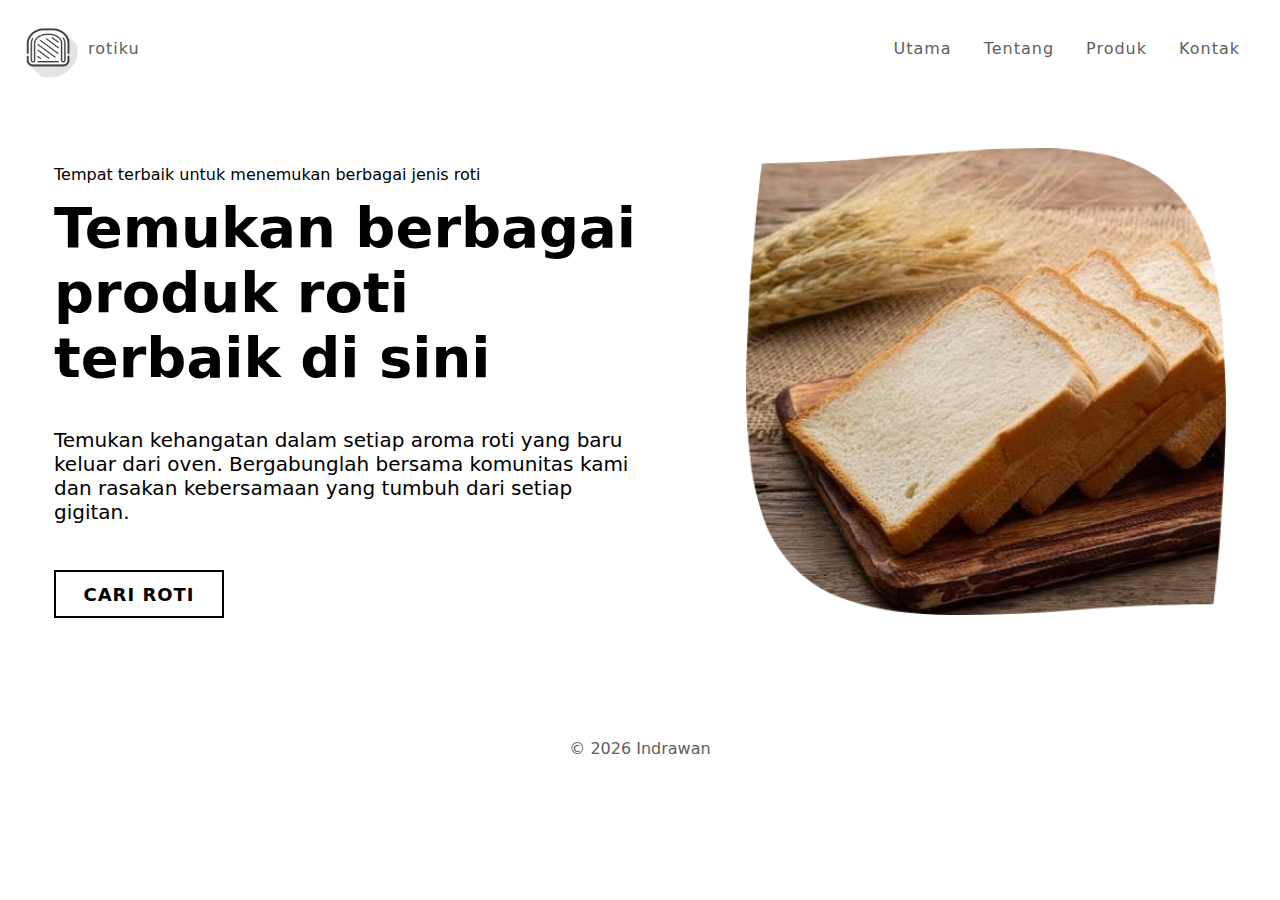
<file: index.html>
<!DOCTYPE html>
<html lang="id">

<head>
    <meta charset="UTF-8">
    <meta name="viewport" content="width=device-width, initial-scale=1.0">
    <title>Home</title>
    <link rel="stylesheet" href="css/layout.css">
    <link rel="stylesheet" href="css/index.css">
</head>

<body>
    <header>
        <a href="index.html">
            <div>
                <img src="/images/logo.png" alt="roti">
                <p>rotiku</p>
            </div>
        </a>
        <nav>
            <input type="checkbox" id="hamburger-menu">
            <label for="hamburger-menu" class="hamburger">&#9776;</label>
            <ul>
                <li><a href="index.html">Utama</a></li>
                <li><a href="about.html">Tentang</a></li>
                <li><a href="products.html">Produk</a></li>
                <li><a href="contact.html">Kontak</a></li>
            </ul>
        </nav>
    </header>

    <main>
        <div class="hero-container">

            <section class="hero">
                <p class="above-hero-text">Tempat terbaik untuk menemukan berbagai jenis roti</p>
                <h1 class="hero-main-text">Temukan berbagai produk roti terbaik di sini</h1>
                <p class="under-hero-text">Temukan kehangatan dalam setiap aroma roti yang baru keluar dari oven.
Bergabunglah bersama komunitas kami dan rasakan kebersamaan yang tumbuh dari setiap gigitan.</p>
                        <a href="products.html">
                            <button class="btn">CARI ROTI</button>
                        </a>
            </section>
            <section class="hero-container-image">
                <img class="hero-img"
                src="/images/hero.png" alt="roti ku">
            </section>
        </div>
        </main>

    <footer id="footer">
        <p>&copy; </p>
    </footer>
    <script src="/js/index.js"></script>
</body>

</html>
</file>
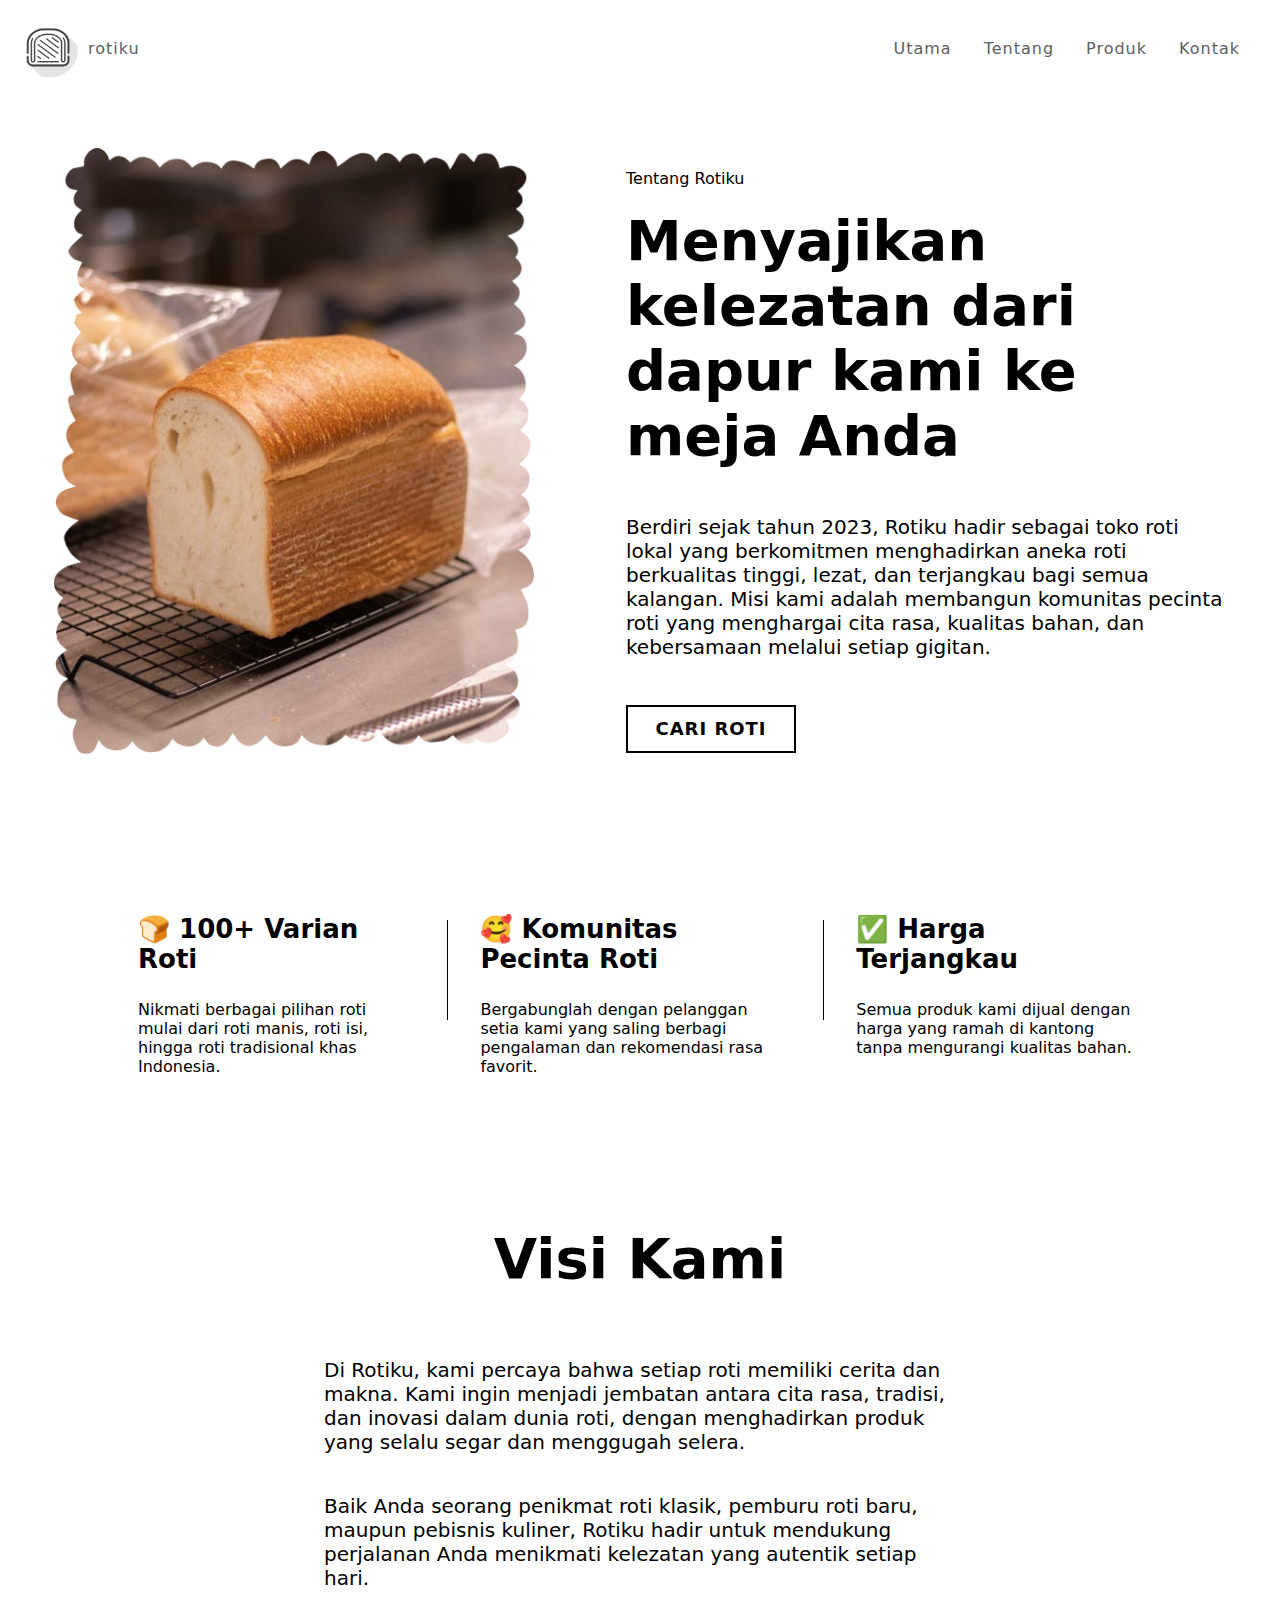
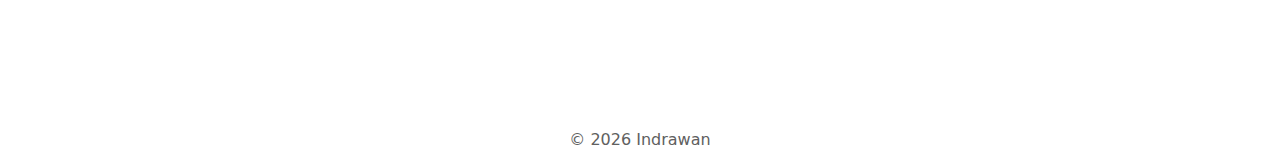
<file: about.html>
<!DOCTYPE html>
<html lang="id">

<head>
    <meta charset="UTF-8">
    <meta name="viewport" content="width=device-width, initial-scale=1.0">
    <title>Home</title>
    <link rel="stylesheet" href="css/layout.css">
    <link rel="stylesheet" href="css/index.css">
</head>

<body>
    <header>
        <a href="index.html">
            <div>
                <img src="/images/logo.png" alt="roti">
                <p>rotiku</p>
            </div>
        </a>
        <nav>
            <input type="checkbox" id="hamburger-menu">
            <label for="hamburger-menu" class="hamburger">&#9776;</label>
            <ul>
                <li><a href="index.html">Utama</a></li>
                <li><a href="about.html">Tentang</a></li>
                <li><a href="products.html">Produk</a></li>
                <li><a href="contact.html">Kontak</a></li>
            </ul>
        </nav>
    </header>

    <main>
        <div class="hero-container">
            <section class="hero-container-image">
                <img class="hero-img" src="/images/tentang.png" alt="roti ku">
            </section>
            <section class="hero">
                <p class="above-hero-text">Tentang Rotiku</p>
                <h2 class="hero-main-text">Menyajikan kelezatan dari dapur kami ke meja Anda</h2>
                <p class="under-hero-text">
                    Berdiri sejak tahun 2023, Rotiku hadir sebagai toko roti lokal yang berkomitmen menghadirkan aneka roti berkualitas tinggi, lezat, dan terjangkau bagi semua kalangan. Misi kami adalah membangun komunitas pecinta roti yang menghargai cita rasa, kualitas bahan, dan kebersamaan melalui setiap gigitan.
                </p>
                <a href="products.html">
                    <button class="btn">CARI ROTI</button>
                </a>
            </section>
        </div>
        <section class="card-container">
            <div class="card">
                <h3 class="card-text">🍞 100+ Varian Roti</h3>
                <p class="above-hero-text">Nikmati berbagai pilihan roti mulai dari roti manis, roti isi, hingga roti tradisional khas Indonesia.</p>
            </div>
            <div class="vertikal"></div>
            <div class="card">
                <h3 class="card-text">🥰 Komunitas Pecinta Roti</h3>
                <p class="above-hero-text">Bergabunglah dengan pelanggan setia kami yang saling berbagi pengalaman dan rekomendasi rasa favorit.</p>
            </div>
            <div class="vertikal"></div>
            <div class="card">
                <h3 class="card-text">✅ Harga Terjangkau</h3>
                <p class="above-hero-text">Semua produk kami dijual dengan harga yang ramah di kantong tanpa mengurangi kualitas bahan.</p>
            </div>
        </section>
        <section class="vision-container">
            <div class="vision">
                <h2 class="hero-main-text">Visi Kami</h2>
                <p class="under-hero-text">Di Rotiku, kami percaya bahwa setiap roti memiliki cerita dan makna. Kami ingin menjadi jembatan antara cita rasa, tradisi, dan inovasi dalam dunia roti, dengan menghadirkan produk yang selalu segar dan menggugah selera.</p>
                <p class="under-hero-text">Baik Anda seorang penikmat roti klasik, pemburu roti baru, maupun pebisnis kuliner, Rotiku hadir untuk mendukung perjalanan Anda menikmati kelezatan yang autentik setiap hari.</p>
            </div>
        </section>
    </main>

    <footer id="footer">
        <p>&copy; </p>
    </footer>
    <script src="/js/index.js"></script>
</body>

</html>
</file>
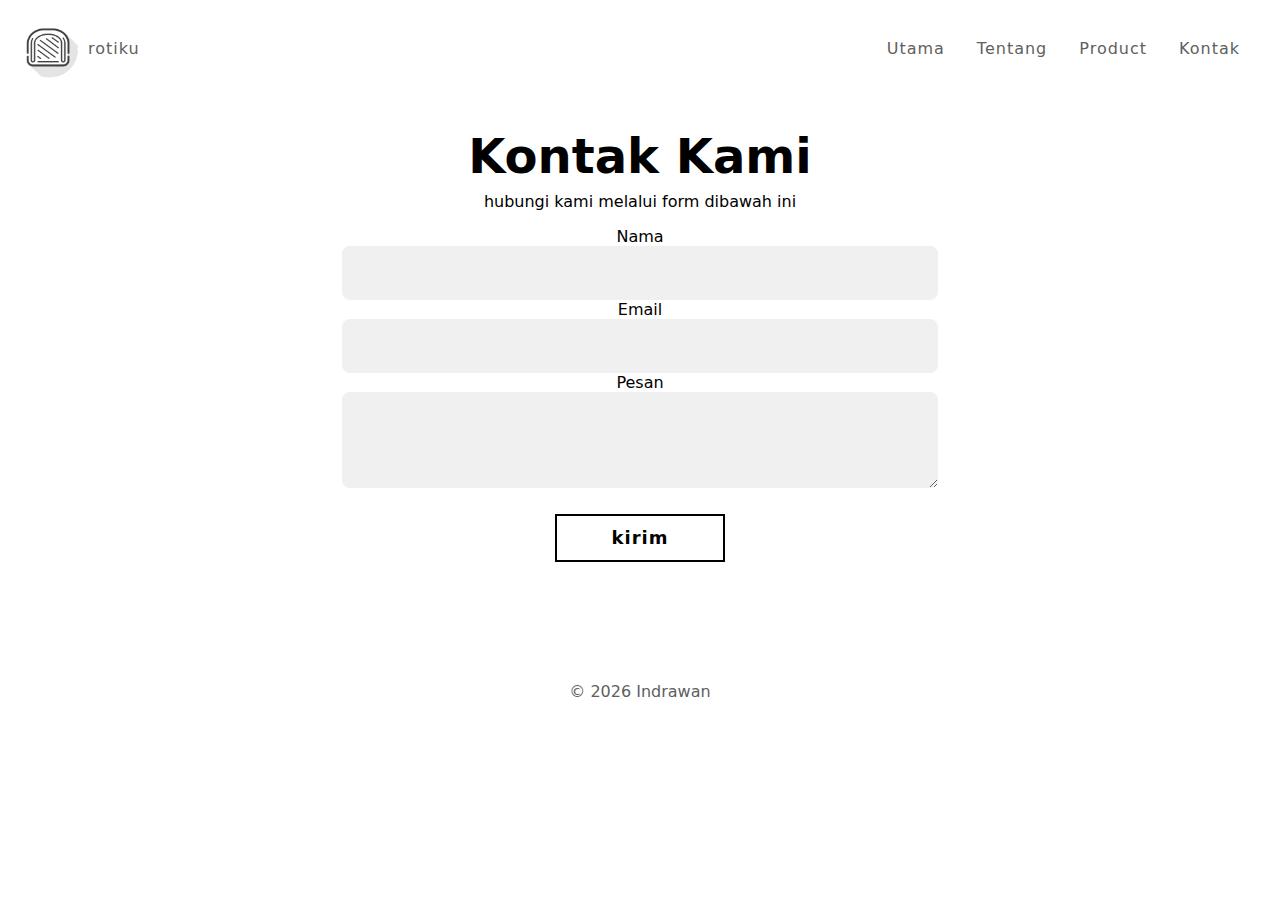
<file: contact.html>
<!DOCTYPE html>
<html lang="id">

<head>
    <meta charset="UTF-8">
    <meta name="viewport" content="width=device-width, initial-scale=1.0">
    <title>Home</title>
    <link rel="stylesheet" href="css/layout.css">
    <link rel="stylesheet" href="css/index.css">
    <link rel="stylesheet" href="css/contact.css">
</head>

<body>
    <header>
        <a href="index.html">
            <div>
                <img src="/images/logo.png" alt="roti">
                <p>rotiku</p>
            </div>
        </a>
        <nav>
            <ul>
                <li><a href="index.html">Utama</a></li>
                <li><a href="about.html">Tentang</a></li>
                <li><a href="products.html">Product</a></li>
                <li><a href="contact.html">Kontak</a></li>
            </ul>
        </nav>
    </header>
    <main class="hero-container">
        <section>
            <h2 class="text-contact">Kontak Kami</h2>
            <p class="text-contact-description">hubungi kami melalui form dibawah ini</p>
            <form class="contact-container"
            action="">
                <label for="nama">Nama</label>
                <input class="input"
                type="text" required>
                <label for="email">Email</label>
                <input class="input"
                type="email" required>
                <label for="pesan">Pesan</label>
                <textarea class="textarea"
                name="" id=""></textarea>
                <div class="contact-button-container">
                    <button class="btn"
                    type="submit">kirim</button>
                </div>
            </form>
        </section>
    </main>
    <footer id="footer">
        <p>&copy; </p>
    </footer>
    <script src="/js/index.js"></script>
</body>

</html>
</file>
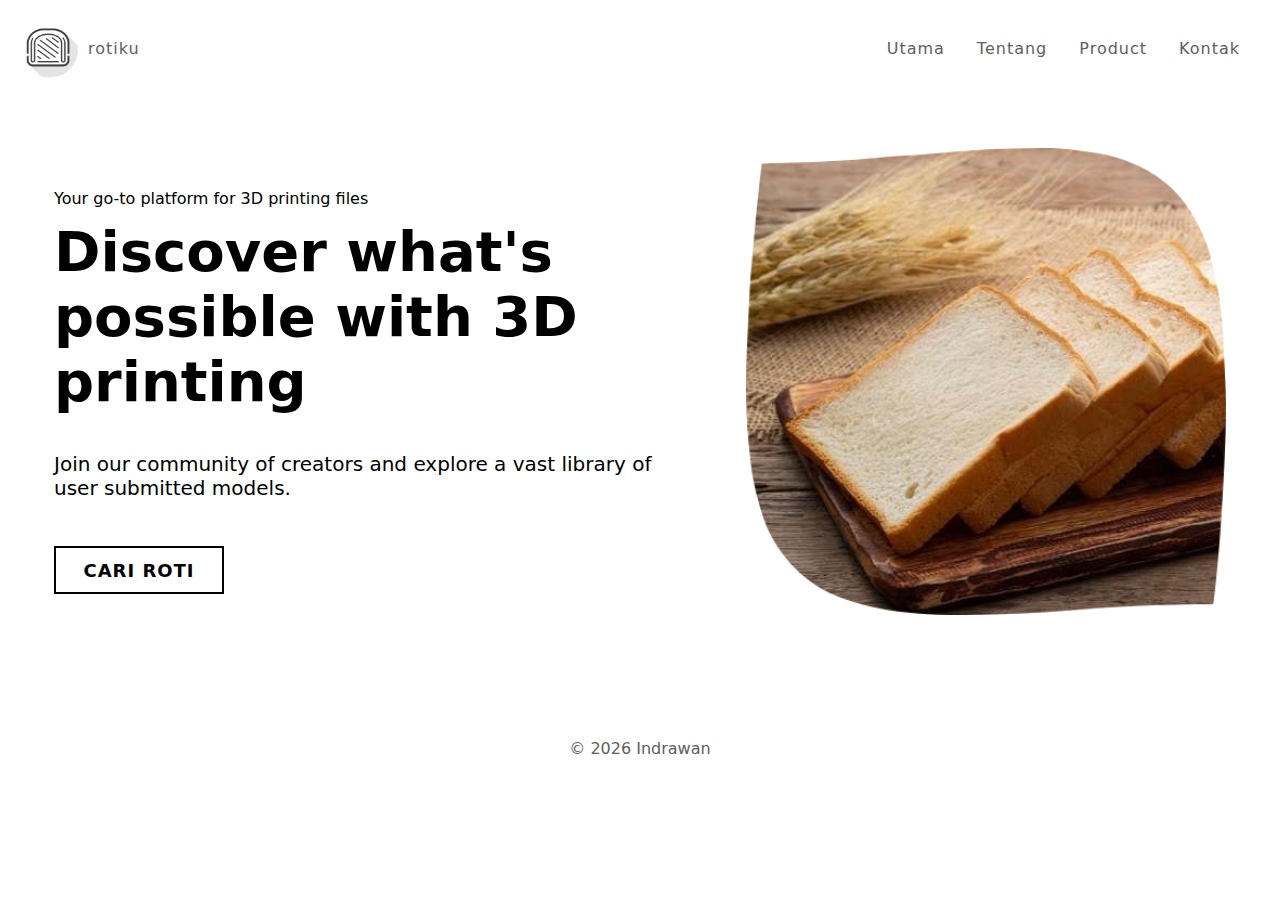
<file: home.html>
<!DOCTYPE html>
<html lang="id">

<head>
    <meta charset="UTF-8">
    <meta name="viewport" content="width=device-width, initial-scale=1.0">
    <title>Home</title>
    <link rel="stylesheet" href="css/layout.css">
    <link rel="stylesheet" href="css/index.css">
</head>

<body>
    <header>
        <a href="home.html">
            <div>
                <img src="/images/logo.png" alt="roti">
                <p>rotiku</p>
            </div>
        </a>
        <nav>
            <ul>
                <li><a href="home.html">Utama</a></li>
                <li><a href="about.html">Tentang</a></li>
                <li><a href="products.html">Product</a></li>
                <li><a href="contact.html">Kontak</a></li>
            </ul>
        </nav>
    </header>

    <main>
        <div class="hero-container">

            <section class="hero">
                <p class="above-hero-text">Your go-to platform for 3D printing files</p>
                <h1 class="hero-main-text">Discover what&apos;s possible with 3D printing</h1>
                <p class="under-hero-text">Join our community of creators and explore a vast library of user submitted models.</p>
                <button class="btn">CARI ROTI</button>
            </section>
            <section class="hero-container-image">
                <img class="hero-img"
                src="/images/hero.png" alt="roti ku">
            </section>
        </div>
        </main>

    <footer id="footer">
        <p>&copy; </p>
    </footer>
    <script src="/js/index.js"></script>
</body>

</html>
</file>
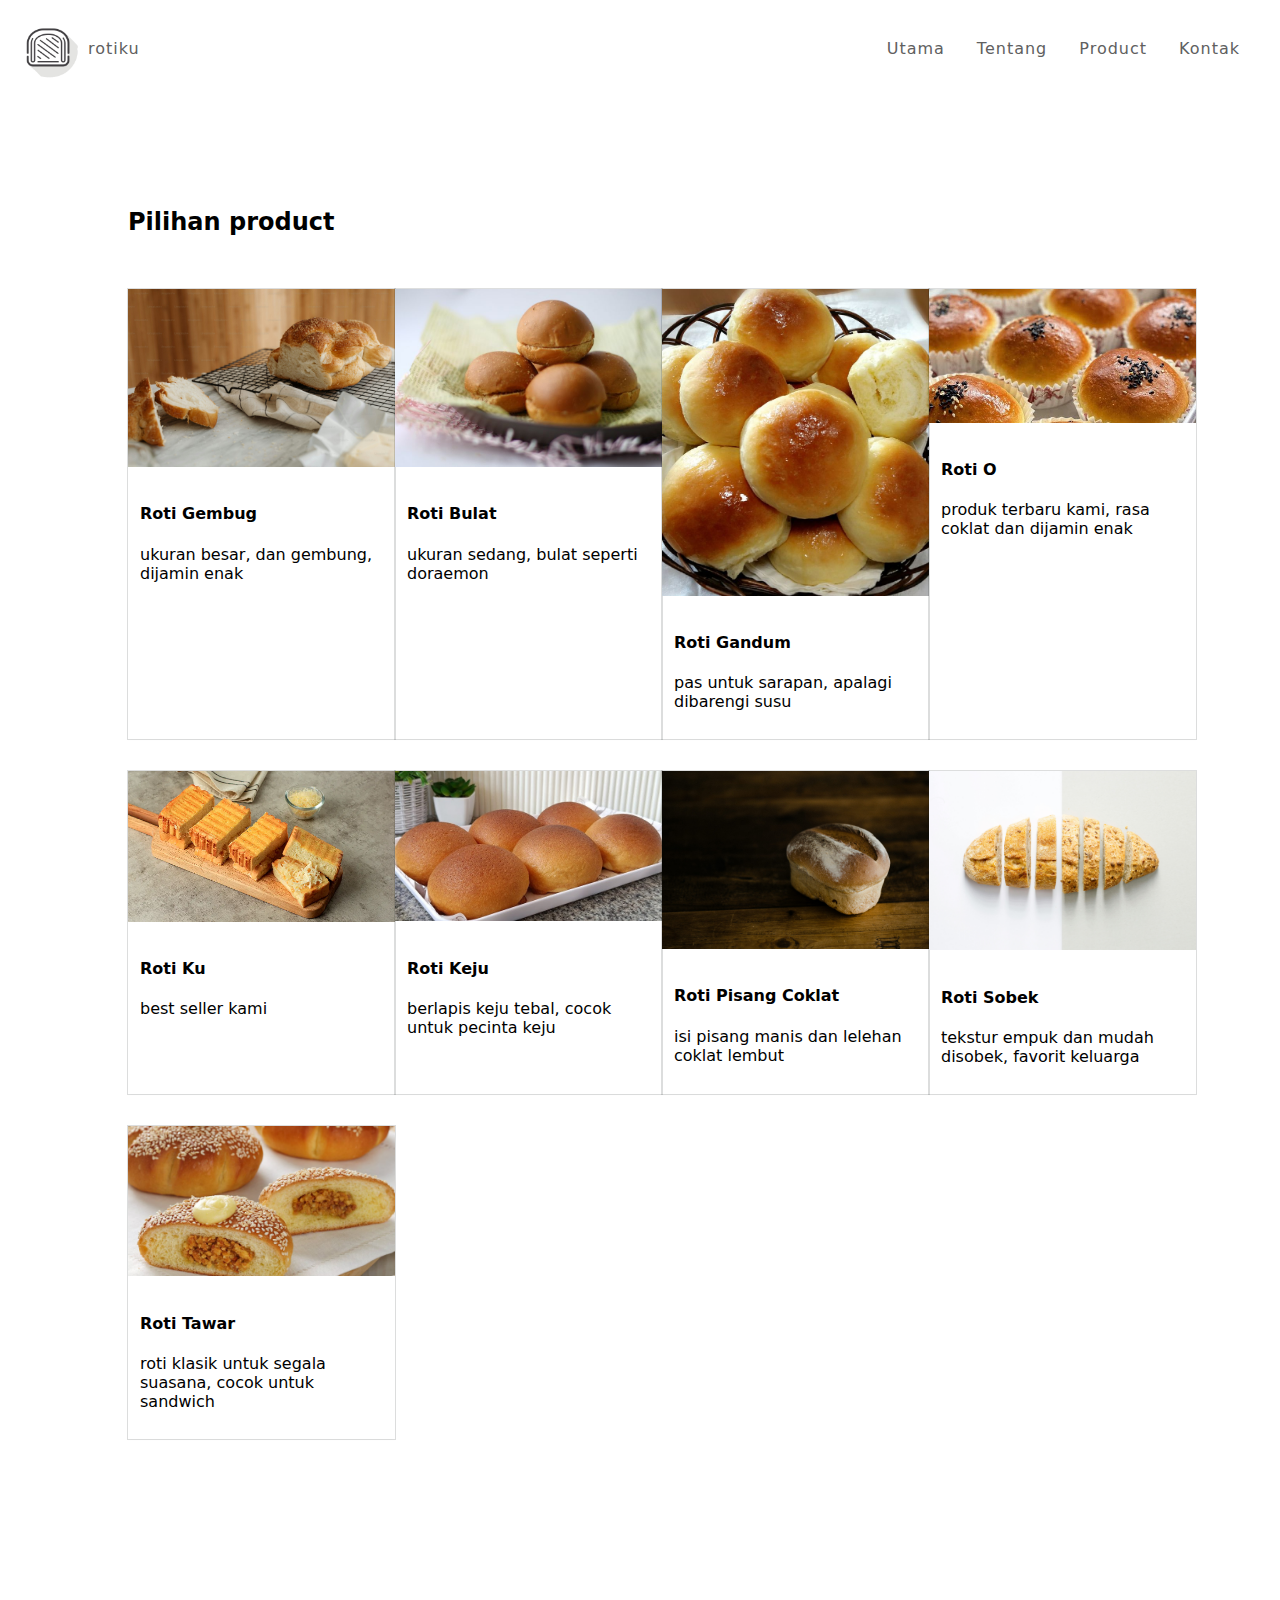
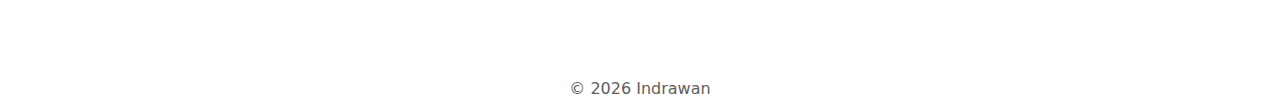
<file: products.html>
<!DOCTYPE html>
<html lang="id">

<head>
    <meta charset="UTF-8">
    <meta name="viewport" content="width=device-width, initial-scale=1.0">
    <title>Home</title>
    <link rel="stylesheet" href="css/layout.css">
    <link rel="stylesheet" href="css/index.css">
    <link rel="stylesheet" href="css/products.css">

</head>

<body>
    <header>
        <a href="index.html">
            <div>
                <img src="/images/logo.png" alt="roti">
                <p>rotiku</p>
            </div>
        </a>
        <nav>
            <ul>
                <li><a href="index.html">Utama</a></li>
                <li><a href="about.html">Tentang</a></li>
                <li><a href="products.html">Product</a></li>
                <li><a href="contact.html">Kontak</a></li>
            </ul>
        </nav>
    </header>
    <main>
        <section class="product-container">
            <h2>Pilihan product</h2>
            <div class="card-product-container">
                <div class="card-product">
                    <img src="/images/product1.jpg" alt="roti gembung">
                    <div>
                    <h4>Printer Upgrade Kit</h4>
                    <p>Enhancement parts for 3D printer performance</p>
                </div>
            </div>
            <div class="card-product">
                <img src="/images/product2.jpg" alt="roti gembung">
                <div>
                    <h4>Printer Upgrade Kit</h4>
                    <p>Enhancement parts for 3D printer performance</p>
                </div>
            </div>
            <div class="card-product">
                <img src="/images/product3.jpg" alt="roti gembung">
                <div>
                    <h4>Printer Upgrade Kit</h4>
                    <p>Enhancement parts for 3D printer performance</p>
                </div>
            </div>
            <div class="card-product">
                <img src="/images/product4.jpg" alt="roti gembung">
                <div>
                    <h4>Printer Upgrade Kit</h4>
                    <p>Enhancement parts for 3D printer performance</p>
                </div>
            </div>
            <div class="card-product">
                <img src="/images/product5.jpeg" alt="roti gembung">
                <div>
                    <h4>Printer Upgrade Kit</h4>
                    <p>Enhancement parts for 3D printer performance</p>
                </div>
            </div>
        </div>
    </section>
    </main>
    <footer id="footer">
        <p>&copy;</p>
    </footer>
    <script src="./js/getProducts.js"></script>
    <script src="/js/index.js"></script>
</body>

</html>
</file>
<file: css/layout.css>
body {
    font-family: system-ui, sans-serif;
}


header {
    display: flex;
    justify-content: space-between;
    align-items: center;
}

header a div {
    display: flex;
    width: 80px;
    height: 80px;
}

header a div image{
    width: 100%;
    height: auto;
}

header a div p{
    display: flex;
    align-items: center;
}

.hamburger {
    display: none;
}

#hamburger-menu{
    display: none;
}

ul {
    display: flex;

}

ul li {
    list-style-type: none; 
    margin-right: 32px;
}

a {
    cursor: pointer;
    text-decoration: none;
    color: #606060;
    font-size: 16px;
    letter-spacing: 1px;
}

a:hover {
    color: #F77429;
}

footer {
    margin: 120px auto auto auto;
    text-align: center;
    color: #606060;
    width: 100%;
}

@media (max-width: 742px) {

    header a div p{
    display: none;
}

ul {
    display: none;
}


.hamburger {
    display: block;
    font-size: 28px;
}



#hamburger-menu:checked + .hamburger +  ul{
    display: block;
    background: #d3d3d3;
    padding: 80px;
}

}
</file>
<file: css/index.css>
.hero-container{
    display: flex;
    justify-content: space-around;
    align-items: center;
    margin-top: 60px;
}

.hero {
    width: 600px;
}

.above-hero-text {
    margin-bottom: -26px;
}

.hero-main-text {
    font-weight: bold;
    font-size: 56px;
}

.under-hero-text {
    font-weight: 400;
    font-size: 20px;
}

.hero-container-image {
    width: 480px;
}

.hero-img {
    width: 100%;
}

.btn {
    margin-top: 26px;
    font-family: system-ui, sans-serif;
    letter-spacing: 1px;
    font-size: large;
    font-weight: 600;
    width: 170px;
    height: 48px;
    background-color: white;
    border: 2px solid black;
    color: black;
}

.btn:hover {
    background-color: black;
    border: 2px solid white;
    color: white;
}

.card-container {
    display: flex;
    justify-self: center;
    padding: 130px;
    gap: 32px;
}

.card-about {
    max-width: 20px;
    height: 124px;
}

.card-text {
    font-weight: 700;
    font-size: 26px;
}

.vertikal {
    margin-top: 32px;
    border-right: 1px solid black;
    height: 100px;

}

.vision-container {
    display: flex;
    justify-items: center;
    width: calc(100% / 2);
    text-align: left;
    margin: auto;
}

.vision {
    display: grid;
    justify-items: center;
    width: 100%;
}

@media (max-width: 742px) { 

    .hero-container{
    display: grid;
    align-items: center;
    margin-top: 60px;
}

.hero {
    width: 360px;
}


.hero-container-image {
    display: flex;
    width: 320px;
}


.hero-img {
    padding: 18px;
    margin-top: 46px;
    width: 100%;
}

/* about */

.card-container {
    display: grid;
    justify-self: center;
    padding: 32px;
    gap: 32px;
}

.card-about {
    max-width: 20px;
    height: 124px;
}

.card-text {
    font-weight: 600;
    font-size: 22px;
}

.vertikal {
    display: none;
}

.vision-container {
    display: grid;
    justify-items: center;
    text-align: left;
    width: 80%;

}

.vision {
    display: grid;
    justify-items: center;
        width: 100%;

}

}
</file>
<file: css/contact.css>
.contact-container {
    display: grid;
    margin: auto;
    justify-items: center;
}

.text-contact {
    margin-top: -20px;
    font-weight: bold;
    font-size: 48px;
    text-align: center;
}

.text-contact-description {
    text-align: center;
    margin-top: -32px;
}


.contact-container-form {
    margin-top: 80px;
    display: grid;
    justify-items: left;
    gap: 22px;
    max-width: 620px;
}

.input {
    width: 580px;
    height: 38px;
    background: #f0f0f0;
    border: none;
    border-radius: 8px;
    padding: 8px;
}

textarea {
    width: 580px;
    height: 80px;
    background: #f0f0f0;
    border: none;
    border-radius: 8px;
    padding: 8px;

}

.contact-button-container {
    display: flex;
    margin: auto;
}

@media (max-width: 742px) {
.text-contact {
    margin-top: 20px;
    font-weight: bold;
    font-size: 32px;
    text-align: center;
}

.text-contact-description {
    text-align: center;
    margin-top: -22px;
}

.contact-container-form {
    margin-top: 80px;
    display: grid;
    justify-items: center;
    gap: 22px;
    max-width: 620px;
}


.input {
    width: 320px;
    height: 38px;
    background: #f0f0f0;
    border: none;
    border-radius: 8px;
    padding: 8px;
}

textarea {
    width: 320px;
    height: 80px;
    background: #f0f0f0;
    border: none;
    border-radius: 8px;
    padding: 8px;

}



}
</file>
<file: css/products.css>
.product-container {
    margin-top: 120px;
}

.product-container h2 {
    padding-left: 120px;
    margin-bottom: -99px;
}


.card-product-container {
    display: grid;
    grid-template-columns: repeat(4, 1fr);
    padding: 120px;
}

.card-product {
    box-shadow: rgba(0, 0, 0, 0.02) 0px 1px 3px 0px, rgba(27, 31, 35, 0.15) 0px 0px 0px 1px;
    width: 267px;
    height: auto;
    margin-top: 32px;
}

.card-product img {
    padding: 0;
    margin: 0;
    width: 100%;
}

.card-product div{
    padding: 12px;
}
</file>
